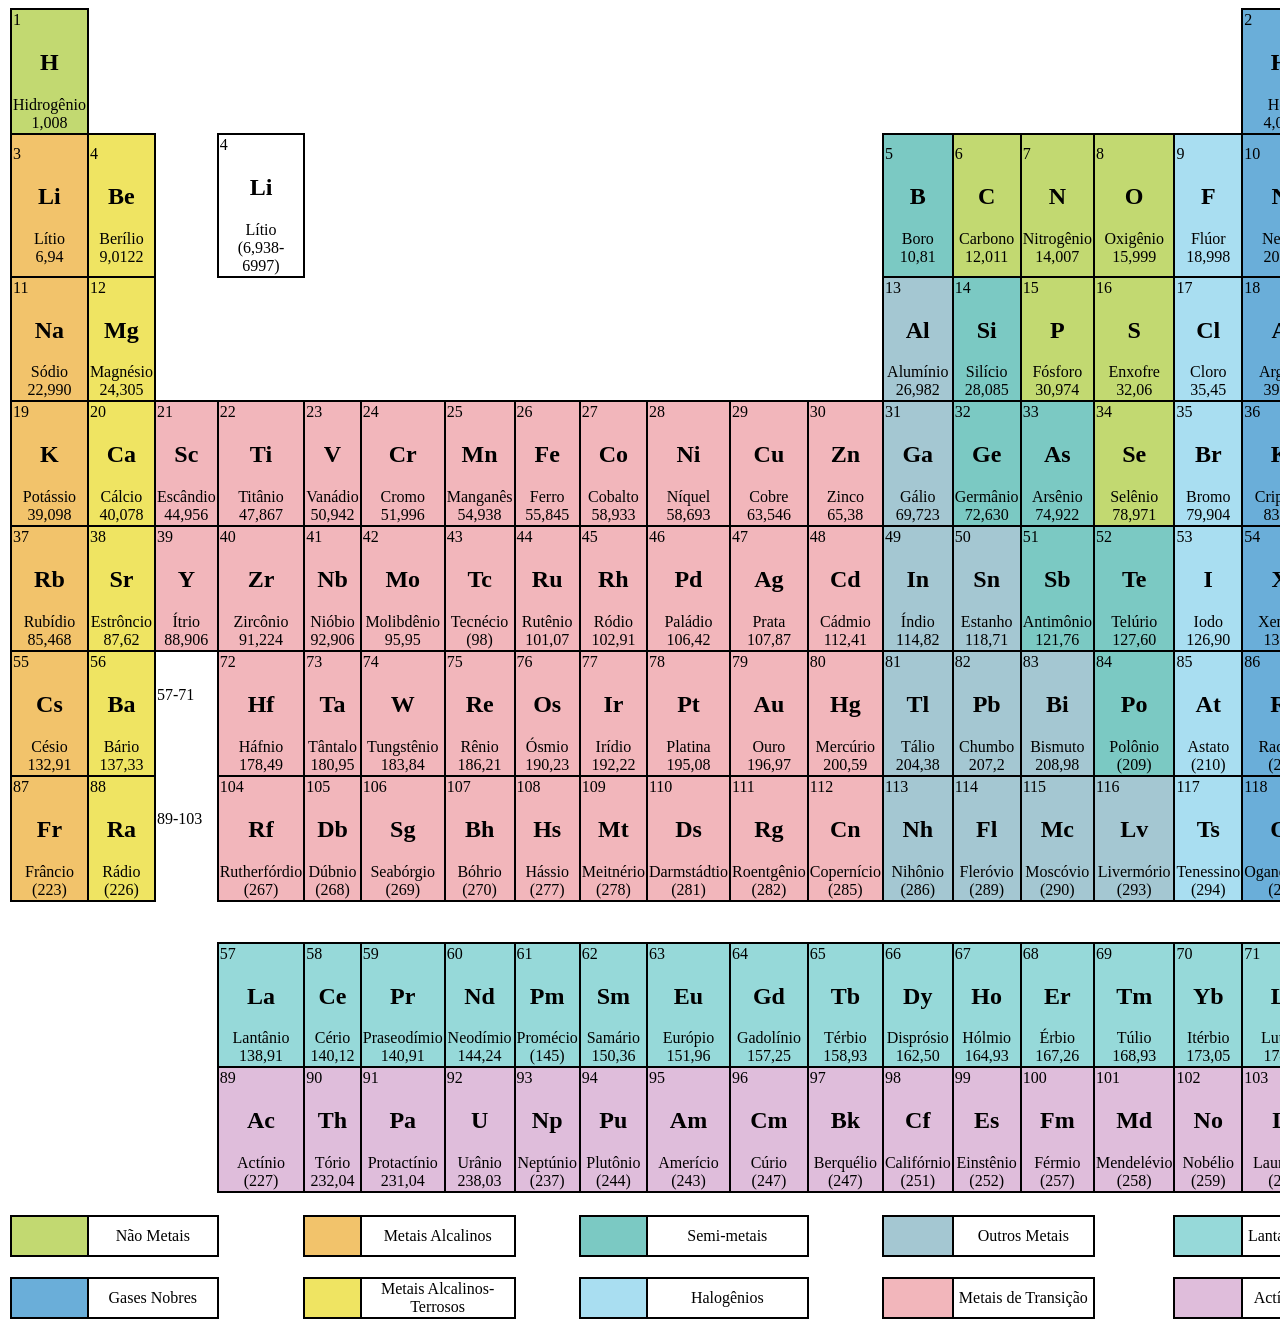
<file: Index.html>
<!DOCTYPE html>
<html lang="en">
<head>
    <meta charset="UTF-8">
    <meta name="viewport" content="width=device-width, initial-scale=1.0">
    <title>Document</title>
    <link rel="stylesheet" href="style.css">
</head>
<body>
    <table>
        <tr>
            <td>
                
            </td>
             <td class="nao-metais">
                <div>1</div>
                <h2>H</h2>Hidrogênio
                <br>1,008
            </td>

            <td colspan="16"></td>

            <td class="gases-nobres">
                <div>2</div>
                <h2>He</h2>Hélio
                <br>4,0026
            </td>
            <td>
               
            </td>
        </tr>
        <tr>
            <td>
               
            </td>
            <td class="metais-alcalinos">
                <div>3</div>
                <h2>Li</h2>Lítio
                <br>6,94
            </td>

            <td class="metais-alcalino-terrosos">
                <div>4</div>
                <h2>Be</h2>Berílio
                <br>9,0122
            </td>
            <td></td>
            <td class="exemplo">
                <div>4</div>
                <h2>Li</h2>Lítio
                <br>(6,938-6997)</td>
            <td colspan="8"></td>
           

            <td class="semi-metal">
                <div>5</div>
                <h2>B</h2>Boro
                <br>10,81
            </td>

            <td class="nao-metais">
                <div>6</div>
                <h2>C</h2>Carbono
                <br>12,011
            </td>

            <td class="nao-metais">
                <div>7</div>
                <h2>N</h2>Nitrogênio
                <br>14,007
            </td>

            <td class="nao-metais">
                <div>8</div>
                <h2>O</h2>Oxigênio
                <br>15,999
            </td>

            <td class="halogenios">
                <div>9</div>
                <h2>F</h2>Flúor
                <br>18,998
            </td>

            <td class="gases-nobres">
                <div>10</div>
                <h2>Ne</h2>Neônio
                <br>20,180
            </td>
            <td>
               
            </td>
        </tr>
        <tr>
            <td>
                
            </td>
            <td class="metais-alcalinos">
                <div>11</div>
                <h2>Na</h2>Sódio
                <br>22,990
            </td>

            <td class="metais-alcalino-terrosos">
                <div>12</div>
                <h2>Mg</h2>Magnésio
                <br>24,305
            </td>

            <td colspan="10"></td>

            <td class="outros-metais">
                <div>13</div>
                <h2>Al</h2>Alumínio
                <br>26,982
            </td>

            <td class="semi-metal">
                <div>14</div>
                <h2>Si</h2>Silício
                <br>28,085
            </td>

            <td class="nao-metais">
                <div>15</div>
                <h2>P</h2>Fósforo
                <br>30,974
            </td>

            <td class="nao-metais">
                <div>16</div>
                <h2>S</h2>Enxofre
                <br>32,06
            </td>

            <td class="halogenios">
                <div>17</div>
                <h2>Cl</h2>Cloro
                <br>35,45
            </td>

            <td class="gases-nobres">
                <div>18</div>
                <h2>Ar</h2>Argônio
                <br>39,948
            </td>
            <td>
                
            </td>
        </tr>
        <tr>
            <td>
                
            </td>
            <td class="metais-alcalinos">
                <div>19</div>
                <h2>K</h2>Potássio
                <br>39,098
            </td>

            <td class="metais-alcalino-terrosos">
                <div>20</div>
                <h2>Ca</h2>Cálcio
                <br>40,078
            </td>
        
            <td class="metais-transicao">
                <div>21</div>
                <h2>Sc</h2>Escândio
                <br>44,956
            </td>
        
            <td class="metais-transicao">
                <div>22</div>
                <h2>Ti</h2>Titânio
                <br>47,867
            </td>
        
            <td class="metais-transicao">
                <div>23</div>
                <h2>V</h2>Vanádio
                <br>50,942
            </td>
        
            <td class="metais-transicao">
                <div>24</div>
                <h2>Cr</h2>Cromo
                <br>51,996
            </td>
        
            <td class="metais-transicao">
                <div>25</div>
                <h2>Mn</h2>Manganês
                <br>54,938
            </td>
        
            <td class="metais-transicao">
                <div>26</div>
                <h2>Fe</h2>Ferro
                <br>55,845
            </td>
        
            <td class="metais-transicao">
                <div>27</div>
                <h2>Co</h2>Cobalto
                <br>58,933
            </td>
        
            <td class="metais-transicao">
                <div>28</div>
                <h2>Ni</h2>Níquel
                <br>58,693
            </td>
        
            <td class="metais-transicao">
                <div>29</div>
                <h2>Cu</h2>Cobre
                <br>63,546
            </td>
        
            <td class="metais-transicao">
                <div>30</div>
                <h2>Zn</h2>Zinco
                <br>65,38
            </td>
        
            <td class="outros-metais">
                <div>31</div>
                <h2>Ga</h2>Gálio
                <br>69,723
            </td>
        
            <td class="semi-metal">
                <div>32</div>
                <h2>Ge</h2>Germânio
                <br>72,630
            </td>
        
            <td class="semi-metal">
                <div>33</div>
                <h2>As</h2>Arsênio
                <br>74,922
            </td>
        
            <td class="nao-metais">
                <div>34</div>
                <h2>Se</h2>Selênio
                <br>78,971
            </td>
        
            <td class="halogenios">
                <div>35</div>
                <h2>Br</h2>Bromo
                <br>79,904
            </td>
        
            <td class="gases-nobres">
                <div>36</div>
                <h2>Kr</h2>Criptônio
                <br>83,798
            </td>
            <td>
                
            </td>
        </tr>
        <tr>
            <td>
               
            </td>
            <td class="metais-alcalinos">
                <div>37</div>
                <h2>Rb</h2>Rubídio
                <br>85,468
            </td>
        
            <td class="metais-alcalino-terrosos">
                <div>38</div>
                <h2>Sr</h2>Estrôncio
                <br>87,62
            </td>
        
            <td class="metais-transicao">
                <div>39</div>
                <h2>Y</h2>Ítrio
                <br>88,906
            </td>
        
            <td class="metais-transicao">
                <div>40</div>
                <h2>Zr</h2>Zircônio
                <br>91,224
            </td>
        
            <td class="metais-transicao">
                <div>41</div>
                <h2>Nb</h2>Nióbio
                <br>92,906
            </td>
        
            <td class="metais-transicao">
                <div>42</div>
                <h2>Mo</h2>Molibdênio
                <br>95,95
            </td>
        
            <td class="metais-transicao">
                <div>43</div>
                <h2>Tc</h2>Tecnécio
                <br>(98)
            </td>
        
            <td class="metais-transicao">
                <div>44</div>
                <h2>Ru</h2>Rutênio
                <br>101,07
            </td>
        
            <td class="metais-transicao">
                <div>45</div>
                <h2>Rh</h2>Ródio
                <br>102,91
            </td>
        
            <td class="metais-transicao">
                <div>46</div>
                <h2>Pd</h2>Paládio
                <br>106,42
            </td>
        
            <td class="metais-transicao">
                <div>47</div>
                <h2>Ag</h2>Prata
                <br>107,87
            </td>
        
            <td class="metais-transicao">
                <div>48</div>
                <h2>Cd</h2>Cádmio
                <br>112,41
            </td>
        
            <td class="outros-metais">
                <div>49</div>
                <h2>In</h2>Índio
                <br>114,82
            </td>
        
            <td class="outros-metais">
                <div>50</div>
                <h2>Sn</h2>Estanho
                <br>118,71
            </td>
        
            <td class="semi-metal">
                <div>51</div>
                <h2>Sb</h2>Antimônio
                <br>121,76
            </td>
        
            <td class="semi-metal">
                <div>52</div>
                <h2>Te</h2>Telúrio
                <br>127,60
            </td>
        
            <td class="halogenios">
                <div>53</div>
                <h2>I</h2>Iodo
                <br>126,90
            </td>
        
            <td class="gases-nobres">
                <div>54</div>
                <h2>Xe</h2>Xenônio
                <br>131,29
            </td>

            <td>
                
            </td>
        </tr>
        <tr>
            <td>
                
            </td>
            <td class="metais-alcalinos">
                <div>55</div>
                <h2>Cs</h2>Césio
                <br>132,91
            </td>

            <td class="metais-alcalino-terrosos">
                <div>56</div>
                <h2>Ba</h2>Bário
                <br>137,33
            </td>

            <td class="n57-71">
                <div>57-71</div>
                <h2></h2>
                <br>
            </td>
            <td class="metais-transicao">
                <div>72</div>
                <h2>Hf</h2>Háfnio
                <br>178,49
            </td>
        
            <td class="metais-transicao">
                <div>73</div>
                <h2>Ta</h2>Tântalo
                <br>180,95
            </td>
        
            <td class="metais-transicao">
                <div>74</div>
                <h2>W</h2>Tungstênio
                <br>183,84
            </td>
        
            <td class="metais-transicao">
                <div>75</div>
                <h2>Re</h2>Rênio
                <br>186,21
            </td>
        
            <td class="metais-transicao">
                <div>76</div>
                <h2>Os</h2>Ósmio
                <br>190,23
            </td>
        
            <td class="metais-transicao">
                <div>77</div>
                <h2>Ir</h2>Irídio
                <br>192,22
            </td>
        
            <td class="metais-transicao">
                <div>78</div>
                <h2>Pt</h2>Platina
                <br>195,08
            </td>
        
            <td class="metais-transicao">
                <div>79</div>
                <h2>Au</h2>Ouro
                <br>196,97
            </td>
        
            <td class="metais-transicao">
                <div>80</div>
                <h2>Hg</h2>Mercúrio
                <br>200,59
            </td>
        
            <td class="outros-metais">
                <div>81</div>
                <h2>Tl</h2>Tálio
                <br>204,38
            </td>
        
            <td class="outros-metais">
                <div>82</div>
                <h2>Pb</h2>Chumbo
                <br>207,2
            </td>
        
            <td class="outros-metais">
                <div>83</div>
                <h2>Bi</h2>Bismuto
                <br>208,98
            </td>
        
            <td class="semi-metal">
                <div>84</div>
                <h2>Po</h2>Polônio
                <br>(209)
            </td>
        
            <td class="halogenios">
                <div>85</div>
                <h2>At</h2>Astato
                <br>(210)
            </td>
        
            <td class="gases-nobres">
                <div>86</div>
                <h2>Rn</h2>Radônio
                <br>(222)
            </td>

            <td>
                
            </td>
        </tr>
        <tr>
            <td>
                
            </td>
            <td class="metais-alcalinos">
                <div>87</div>
                <h2>Fr</h2>Frâncio
                <br>(223)
            </td>

            <td class="metais-alcalino-terrosos">
                <div>88</div>
                <h2>Ra</h2>Rádio
                <br>(226)
            </td>

            <td class="n89-103">
                <div>89-103</div>
                <h2></h2>
                <br>
            </td>
            <td class="metais-transicao">
                <div>104</div>
                <h2>Rf</h2>Rutherfórdio
                <br>(267)
            </td>
        
            <td class="metais-transicao">
                <div>105</div>
                <h2>Db</h2>Dúbnio
                <br>(268)
            </td>
        
            <td class="metais-transicao">
                <div>106</div>
                <h2>Sg</h2>Seabórgio
                <br>(269)
            </td>
        
            <td class="metais-transicao">
                <div>107</div>
                <h2>Bh</h2>Bóhrio
                <br>(270)
            </td>
        
            <td class="metais-transicao">
                <div>108</div>
                <h2>Hs</h2>Hássio
                <br>(277)
            </td>
        
            <td class="metais-transicao">
                <div>109</div>
                <h2>Mt</h2>Meitnério
                <br>(278)
            </td>
        
            <td class="metais-transicao">
                <div>110</div>
                <h2>Ds</h2>Darmstádtio
                <br>(281)
            </td>
        
            <td class="metais-transicao">
                <div>111</div>
                <h2>Rg</h2>Roentgênio
                <br>(282)
            </td>
        
            <td class="metais-transicao">
                <div>112</div>
                <h2>Cn</h2>Copernício
                <br>(285)
            </td>
        
            <td class="outros-metais">
                <div>113</div>
                <h2>Nh</h2>Nihônio
                <br>(286)
            </td>
        
            <td class="outros-metais">
                <div>114</div>
                <h2>Fl</h2>Fleróvio
                <br>(289)
            </td>
        
            <td class="outros-metais">
                <div>115</div>
                <h2>Mc</h2>Moscóvio
                <br>(290)
            </td>
        
            <td class="outros-metais">
                <div>116</div>
                <h2>Lv</h2>Livermório
                <br>(293)
            </td>
        
            <td class="halogenios">
                <div>117</div>
                <h2>Ts</h2>Tenessino
                <br>(294)
            </td>
        
            <td class="gases-nobres">
                <div>118</div>
                <h2>Og</h2>Oganessônio
                <br>(294)
            </td>
            <td >
               
            </td>
        </tr>
        
        <tr>
            <td></td>
            <td></td>
            <td></td>
            <td></td>
            <td colspan="16"><!--linha pulada-->
                <div></div>
                <h2></h2>
                <br>
            </td>

        </tr>
        <tr>
            <td colspan="4">
                
            </td>
            <td class="lantanideos">
                <div>57</div>
                <h2>La</h2>Lantânio
                <br>138,91
            </td>
        
            <td class="lantanideos">
                <div>58</div>
                <h2>Ce</h2>Cério
                <br>140,12
            </td>
        
            <td class="lantanideos">
                <div>59</div>
                <h2>Pr</h2>Praseodímio
                <br>140,91
            </td>
        
            <td class="lantanideos">
                <div>60</div>
                <h2>Nd</h2>Neodímio
                <br>144,24
            </td>
        
            <td class="lantanideos">
                <div>61</div>
                <h2>Pm</h2>Promécio
                <br>(145)
            </td>
        
            <td class="lantanideos">
                <div>62</div>
                <h2>Sm</h2>Samário
                <br>150,36
            </td>
        
            <td class="lantanideos">
                <div>63</div>
                <h2>Eu</h2>Európio
                <br>151,96
            </td>
        
            <td class="lantanideos">
                <div>64</div>
                <h2>Gd</h2>Gadolínio
                <br>157,25
            </td>
        
            <td class="lantanideos">
                <div>65</div>
                <h2>Tb</h2>Térbio
                <br>158,93
            </td>
        
            <td class="lantanideos">
                <div>66</div>
                <h2>Dy</h2>Disprósio
                <br>162,50
            </td>
        
            <td class="lantanideos">
                <div>67</div>
                <h2>Ho</h2>Hólmio
                <br>164,93
            </td>
        
            <td class="lantanideos">
                <div>68</div>
                <h2>Er</h2>Érbio
                <br>167,26
            </td>
        
            <td class="lantanideos">
                <div>69</div>
                <h2>Tm</h2>Túlio
                <br>168,93
            </td>
        
            <td class="lantanideos">
                <div>70</div>
                <h2>Yb</h2>Itérbio
                <br>173,05
            </td>
        
            <td class="lantanideos">
                <div>71</div>
                <h2>Lu</h2>Lutécio
                <br>174,97
            </td>
            <td>
              
            </td>
        </tr>
        <tr>
            <td colspan="4">
                <div></div>
                <h2></h2>
                <br>
            </td>
            <td class="actinidios">
                <div>89</div>
                <h2>Ac</h2>Actínio
                <br>(227)
            </td>
        
            <td class="actinidios">
                <div>90</div>
                <h2>Th</h2>Tório
                <br>232,04
            </td>
        
            <td class="actinidios">
                <div>91</div>
                <h2>Pa</h2>Protactínio
                <br>231,04
            </td>
        
            <td class="actinidios">
                <div>92</div>
                <h2>U</h2>Urânio
                <br>238,03
            </td>
        
            <td class="actinidios">
                <div>93</div>
                <h2>Np</h2>Neptúnio
                <br>(237)
            </td>
        
            <td class="actinidios">
                <div>94</div>
                <h2>Pu</h2>Plutônio
                <br>(244)
            </td>
        
            <td class="actinidios">
                <div>95</div>
                <h2>Am</h2>Amerício
                <br>(243)
            </td>
        
            <td class="actinidios">
                <div>96</div>
                <h2>Cm</h2>Cúrio
                <br>(247)
            </td>
        
            <td class="actinidios">
                <div>97</div>
                <h2>Bk</h2>Berquélio
                <br>(247)
            </td>
        
            <td class="actinidios">
                <div>98</div>
                <h2>Cf</h2>Califórnio
                <br>(251)
            </td>
        
            <td class="actinidios">
                <div>99</div>
                <h2>Es</h2>Einstênio
                <br>(252)
            </td>
        
            <td class="actinidios">
                <div>100</div>
                <h2>Fm</h2>Férmio
                <br>(257)
            </td>
        
            <td class="actinidios">
                <div>101</div>
                <h2>Md</h2>Mendelévio
                <br>(258)
            </td>
        
            <td class="actinidios">
                <div>102</div>
                <h2>No</h2>Nobélio
                <br>(259)
            </td>
        
            <td class="actinidios">
                <div>103</div>
                <h2>Lr</h2>Laurêncio
                <br>(266)
            </td>
            <td>
                
            </td>
        </tr>
        <tr>
            <td colspan="20">
                <div></div>
                <h2></h2>
            </td>
        </tr>
        <tr>
            <td>
                
            </td>
            <td class="legenda" Id="lnm">
            </td>
            <td class="legendae" colspan="2">
            Não Metais
            </td>
            <td></td>
            <td class="legenda" id="lma">
            </td>
            <td class="legendae" colspan="2">
                Metais Alcalinos
            </td>
            <td></td>
            <td class="legenda" id="lsm">
            </td>
            <td class="legendae" colspan="2">
            Semi-metais
            </td>
            <td></td>
            
            <td class="legenda" id="lom"></td>
            <td class="legendae" colspan="2">
                Outros Metais
            </td>
            <td></td>
            <td class="legenda" id="ll">
                
            </td>
            <td class="legendae" colspan="2">
                Lantanídeos
            </td>
           
    
                
            <td>
                <div></div>
                <h2></h2>
                <br>
            </td>
        </tr>
        <tr>
            <td>
                <h2></h2>
            </td>
        </tr>
        <tr>
            <td></td>
            <td class="legenda" id="lgn"></td>
            <td class="legendae" colspan="2">
                Gases Nobres
            </td>
            <td></td>
            <td class="legenda" id="lmat"></td>
            <td class="legendae" colspan="2">
                Metais Alcalinos-Terrosos
            </td>
            <td></td>
            <td class="legenda" id="lh"></td>
            <td class="legendae" colspan="2">
                Halogênios
            </td>
            <td></td>
            <td class="legenda" id="lmt"></td>
            <td class="legendae" colspan="2">
                Metais de Transição
            </td>
            <td></td>
            <td class="legenda" id="la"></td>
            <td class="legendae" colspan="2">
                Actínidios
            </td>
            <td>
                <div></div>
                <h2></h2>
                <br>
            </td>
        </tr>
    </table>
</body>
</html>
</file>
<file: style.css>
table {
    width: 100%;
    height: 100vh;
    border-collapse: collapse;
}
td{
    width: 5%;
    height: 8%;
    text-align: center;
}
div{
    text-align: left;
}
h2{
    text-align: center;
}
.halogenios{
    border: solid 2px;
    background-color: #A9DEF1;
}
.actinidios{
    border:solid 2px;
    background-color: #DFBDDB;
}
.semi-metal{
    border:solid 2px;
    background-color: #7BC9C3;
}
.nao-metais{
    border: solid 2px;
    background-color: #C2D971;
}
.metais-alcalinos {
    border: solid 2px;
    background-color: #F2C36B;
}
.metais-alcalino-terrosos {
    border: solid 2px;
    background-color: #EFE462;
}
.exemplo{
    border: solid 2px;
}
.metais-transicao {
    border: solid 2px;
    background-color: #F2B6BB;
}
.gases-nobres {
    border: solid 2px;
    background-color: #6AAED9;
}
.lantanideos {
    border: solid 2px;
    background-color: #96D9D9;
}
.outros-metais {
    border: solid 2px;
    background-color: #A4C7D2;
}
.legendae{
    border: solid 2px;
}
.legenda{
    border: solid 2px;
}
#lgn{
    background-color: #6AAED9;
}
#lnm{
    background-color: #C2D971;
}
#lma{
    background-color: #F2C36B;
}
#lsm{
    background-color: #7BC9C3; 
}
#lom{
    background-color: #A4C7D2;
}
#ll{
    background-color: #96D9D9;
}
#la{
    background-color: #DFBDDB;
}
#lmt{
    background-color: #F2B6BB;
}
#lh{
    background-color: #A9DEF1;
}
#lmat{
    background-color: #EFE462;
}









.n57-71{
    
}
.n89-103{
    
}
</file>
